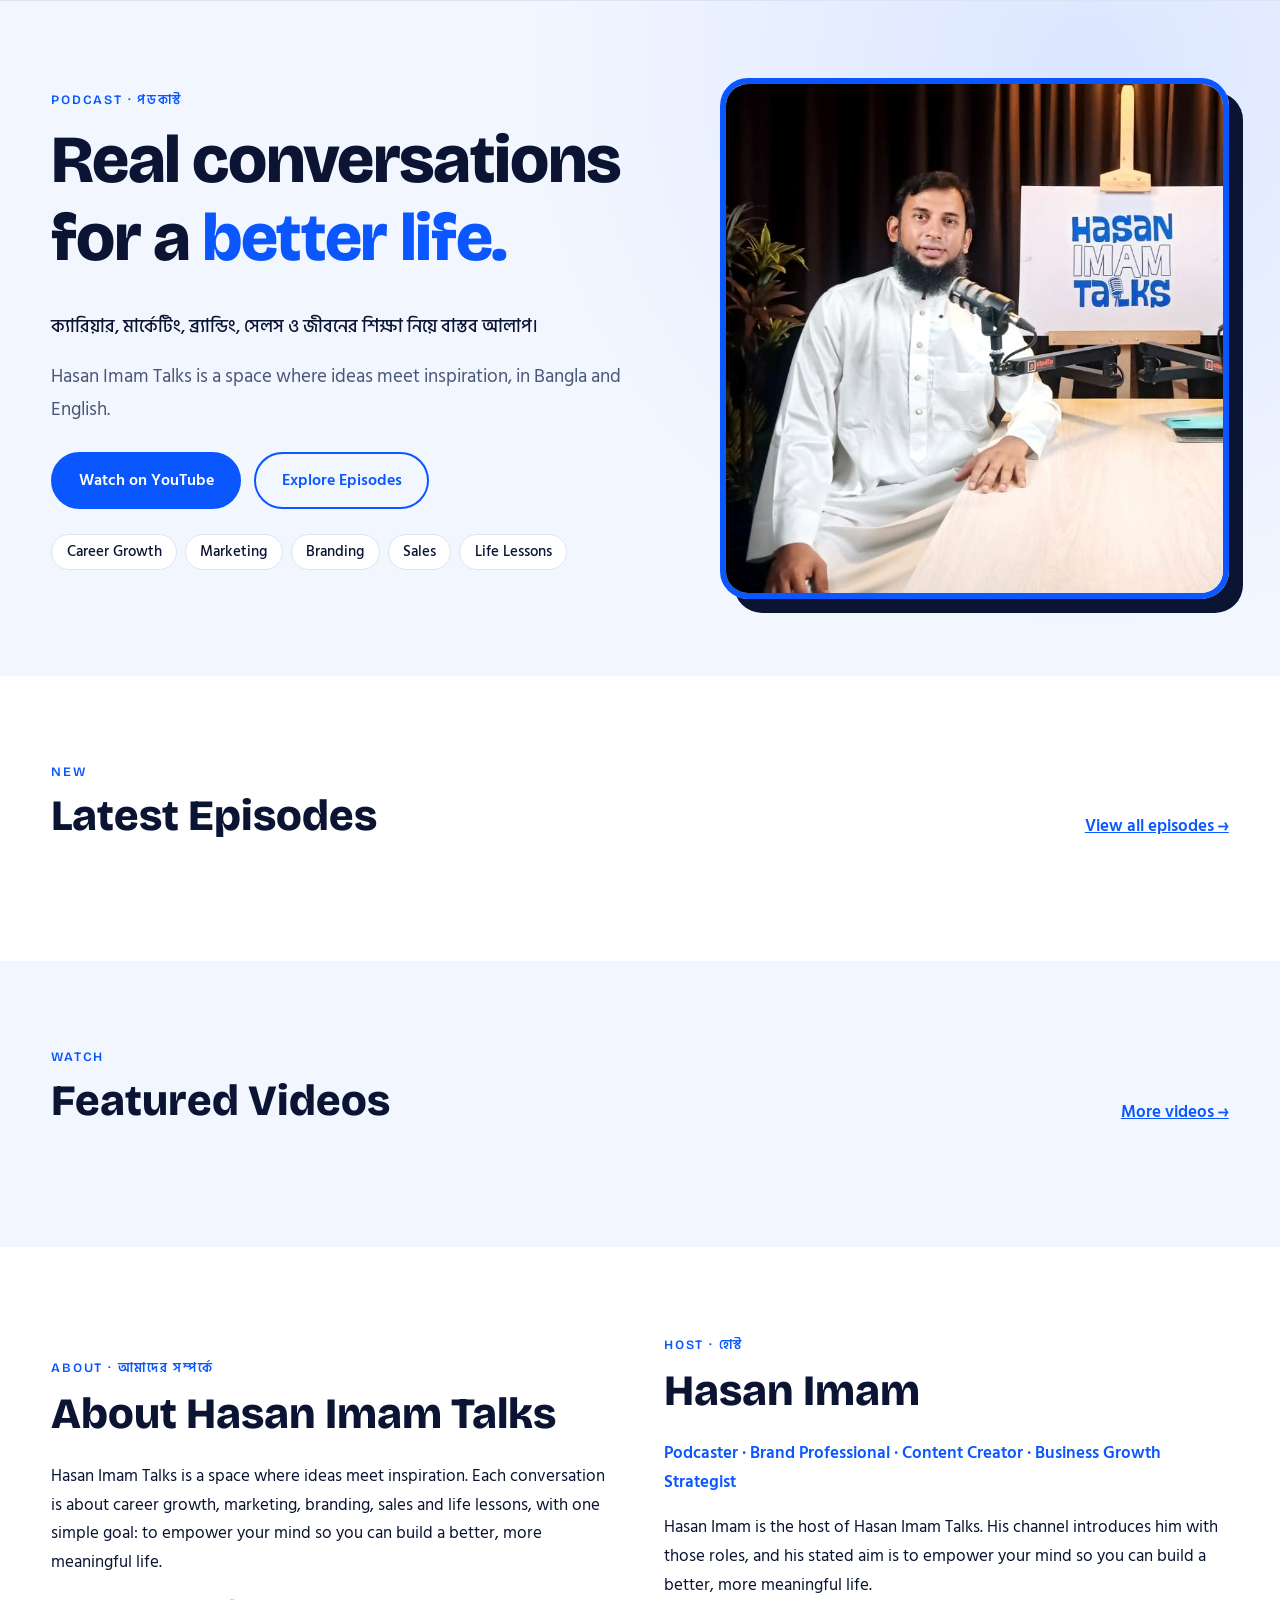
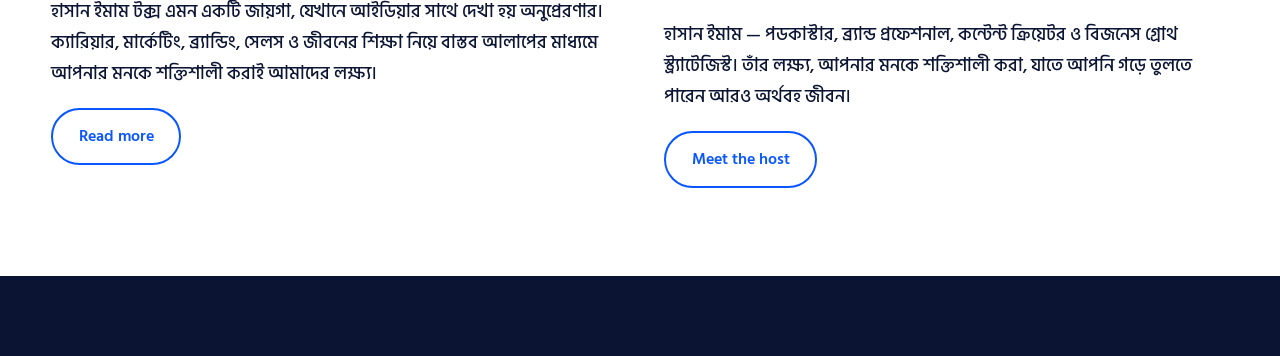
<file: index.html>
<!DOCTYPE html>
<html lang="en"><head><meta charset="utf-8"><meta name="viewport" content="width=device-width,initial-scale=1">
<title>Hasan Imam Talks | Official Website</title><meta name="description" content="Hasan Imam Talks: real conversations on career growth, marketing, branding, sales and life lessons, in Bangla and English.">
<link rel="icon" type="image/png" href="/favicon.png"><link rel="apple-touch-icon" href="/apple-touch-icon.png">
<link rel="preconnect" href="https://fonts.googleapis.com"><link rel="preconnect" href="https://fonts.gstatic.com" crossorigin>
<link rel="stylesheet" href="https://fonts.googleapis.com/css2?family=Bricolage+Grotesque:wght@600;800&family=Hind+Siliguri:wght@400;500;600;700&display=swap">
<link rel="stylesheet" href="/style.css"></head>
<body data-page="home"><a class="skip" href="#main">Skip to content</a>
<header id="site-header"></header>
<main id="main"><section class="hero"><div class="wrap hero-grid"><div><p class="eyebrow">Podcast · পডকাস্ট</p>
<h1>Real conversations for a <em>better life.</em></h1>
<p class="bn" lang="bn">ক্যারিয়ার, মার্কেটিং, ব্র্যান্ডিং, সেলস ও জীবনের শিক্ষা নিয়ে বাস্তব আলাপ।</p>
<p class="lead">Hasan Imam Talks is a space where ideas meet inspiration, in Bangla and English.</p>
<div class="btns"><a class="btn" data-yt>Watch on YouTube</a><a class="btn ghost" href="episodes.html">Explore Episodes</a></div>
<ul class="pills"><li>Career Growth</li><li>Marketing</li><li>Branding</li><li>Sales</li><li>Life Lessons</li></ul></div><figure class="hero-photo">
  <img src="/hasan-imam.jpg"
       alt="Hasan Imam seated at the Hasan Imam Talks podcast desk with a microphone"
       width="775" height="795" loading="lazy">
</figure></div></section>
<section class="sec" id="latest"><div class="wrap"><div class="sh"><div><p class="eyebrow">New</p><h2>Latest Episodes</h2></div><a class="more" href="episodes.html">View all episodes &rarr;</a></div><div id="latest-list" class="grid"></div></div></section>
<section class="sec soft" id="featured"><div class="wrap"><div class="sh"><div><p class="eyebrow">Watch</p><h2>Featured Videos</h2></div><a class="more" href="videos.html">More videos &rarr;</a></div><div id="featured-list" class="fgrid"></div></div></section>
<section class="sec" id="guests" hidden><div class="wrap"><p class="eyebrow">Guests</p><h2>Notable Guests</h2><div id="guest-list"></div></div></section>
<section class="sec soft" id="press" hidden><div class="wrap"><p class="eyebrow">Press</p><h2>Featured In</h2><div id="press-list"></div></div></section>
<section class="sec"><div class="wrap two"><div><p class="eyebrow">About · আমাদের সম্পর্কে</p><h2>About Hasan Imam Talks</h2><p>Hasan Imam Talks is a space where ideas meet inspiration. Each conversation is about career growth, marketing, branding, sales and life lessons, with one simple goal: to empower your mind so you can build a better, more meaningful life.</p>
<p class="bn" lang="bn">হাসান ইমাম টক্স এমন একটি জায়গা, যেখানে আইডিয়ার সাথে দেখা হয় অনুপ্রেরণার। ক্যারিয়ার, মার্কেটিং, ব্র্যান্ডিং, সেলস ও জীবনের শিক্ষা নিয়ে বাস্তব আলাপের মাধ্যমে আপনার মনকে শক্তিশালী করাই আমাদের লক্ষ্য।</p><a class="btn ghost" href="about.html">Read more</a></div>
<div><p class="eyebrow">Host · হোস্ট</p><h2>Hasan Imam</h2><p class="role">Podcaster · Brand Professional · Content Creator · Business Growth Strategist</p>
<p>Hasan Imam is the host of Hasan Imam Talks. His channel introduces him with those roles, and his stated aim is to empower your mind so you can build a better, more meaningful life.</p>
<p class="bn" lang="bn">হাসান ইমাম — পডকাস্টার, ব্র্যান্ড প্রফেশনাল, কন্টেন্ট ক্রিয়েটর ও বিজনেস গ্রোথ স্ট্র্যাটেজিস্ট। তাঁর লক্ষ্য, আপনার মনকে শক্তিশালী করা, যাতে আপনি গড়ে তুলতে পারেন আরও অর্থবহ জীবন।</p><a class="btn ghost" href="hosts.html">Meet the host</a></div></div></section></main>
<footer id="site-footer"></footer>
<noscript><p class="ns">Please enable JavaScript, or watch directly on <a href="https://www.youtube.com/@HasanImamTalks">YouTube</a>.</p></noscript>
<script src="/data.js" defer></script><script src="/main.js?v=2" defer></script></body></html>
</file>
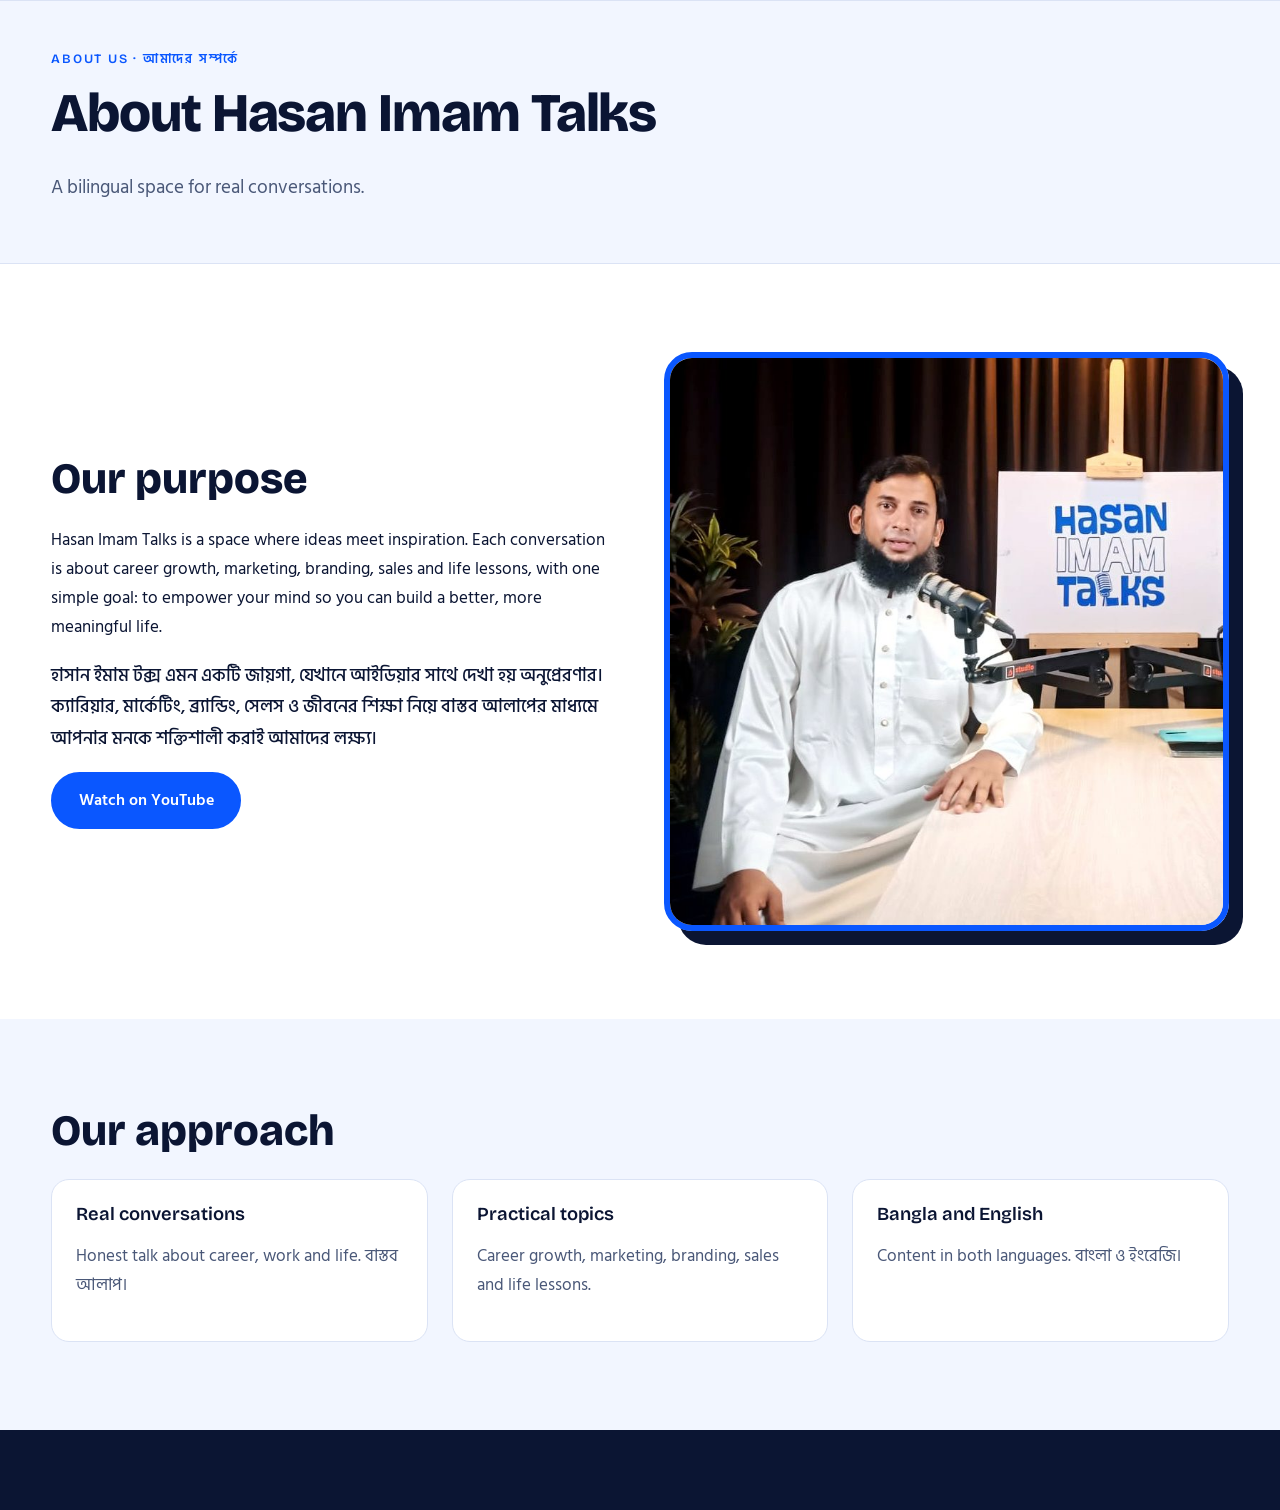
<file: about.html>
<!DOCTYPE html>
<html lang="en"><head><meta charset="utf-8"><meta name="viewport" content="width=device-width,initial-scale=1">
<title>About Us | Hasan Imam Talks</title><meta name="description" content="The purpose and approach of Hasan Imam Talks.">
<link rel="icon" type="image/png" href="/favicon.png"><link rel="apple-touch-icon" href="/apple-touch-icon.png">
<link rel="preconnect" href="https://fonts.googleapis.com"><link rel="preconnect" href="https://fonts.gstatic.com" crossorigin>
<link rel="stylesheet" href="https://fonts.googleapis.com/css2?family=Bricolage+Grotesque:wght@600;800&family=Hind+Siliguri:wght@400;500;600;700&display=swap">
<link rel="stylesheet" href="/style.css"></head>
<body data-page="about"><a class="skip" href="#main">Skip to content</a>
<header id="site-header"></header>
<main id="main"><section class="ph"><div class="wrap"><p class="eyebrow">About Us · আমাদের সম্পর্কে</p><h1>About Hasan Imam Talks</h1><p class="lead">A bilingual space for real conversations.</p></div></section><section class="sec"><div class="wrap two"><div><h2>Our purpose</h2><p>Hasan Imam Talks is a space where ideas meet inspiration. Each conversation is about career growth, marketing, branding, sales and life lessons, with one simple goal: to empower your mind so you can build a better, more meaningful life.</p>
<p class="bn" lang="bn">হাসান ইমাম টক্স এমন একটি জায়গা, যেখানে আইডিয়ার সাথে দেখা হয় অনুপ্রেরণার। ক্যারিয়ার, মার্কেটিং, ব্র্যান্ডিং, সেলস ও জীবনের শিক্ষা নিয়ে বাস্তব আলাপের মাধ্যমে আপনার মনকে শক্তিশালী করাই আমাদের লক্ষ্য।</p><a class="btn" data-yt>Watch on YouTube</a></div><figure class="pic"><img src="/hasan-imam.jpg" alt="Hasan Imam seated at the Hasan Imam Talks podcast desk with a microphone" width="775" height="795" loading="lazy"></figure></div></section>
<section class="sec soft"><div class="wrap"><h2>Our approach</h2><div class="tri">
<div class="box"><h3>Real conversations</h3><p>Honest talk about career, work and life. <span lang="bn">বাস্তব আলাপ।</span></p></div>
<div class="box"><h3>Practical topics</h3><p>Career growth, marketing, branding, sales and life lessons.</p></div>
<div class="box"><h3>Bangla and English</h3><p>Content in both languages. <span lang="bn">বাংলা ও ইংরেজি।</span></p></div></div></div></section></main>
<footer id="site-footer"></footer>
<noscript><p class="ns">Please enable JavaScript, or watch directly on <a href="https://www.youtube.com/@HasanImamTalks">YouTube</a>.</p></noscript>
<script src="/data.js" defer></script><script src="/main.js" defer></script></body></html>
</file>
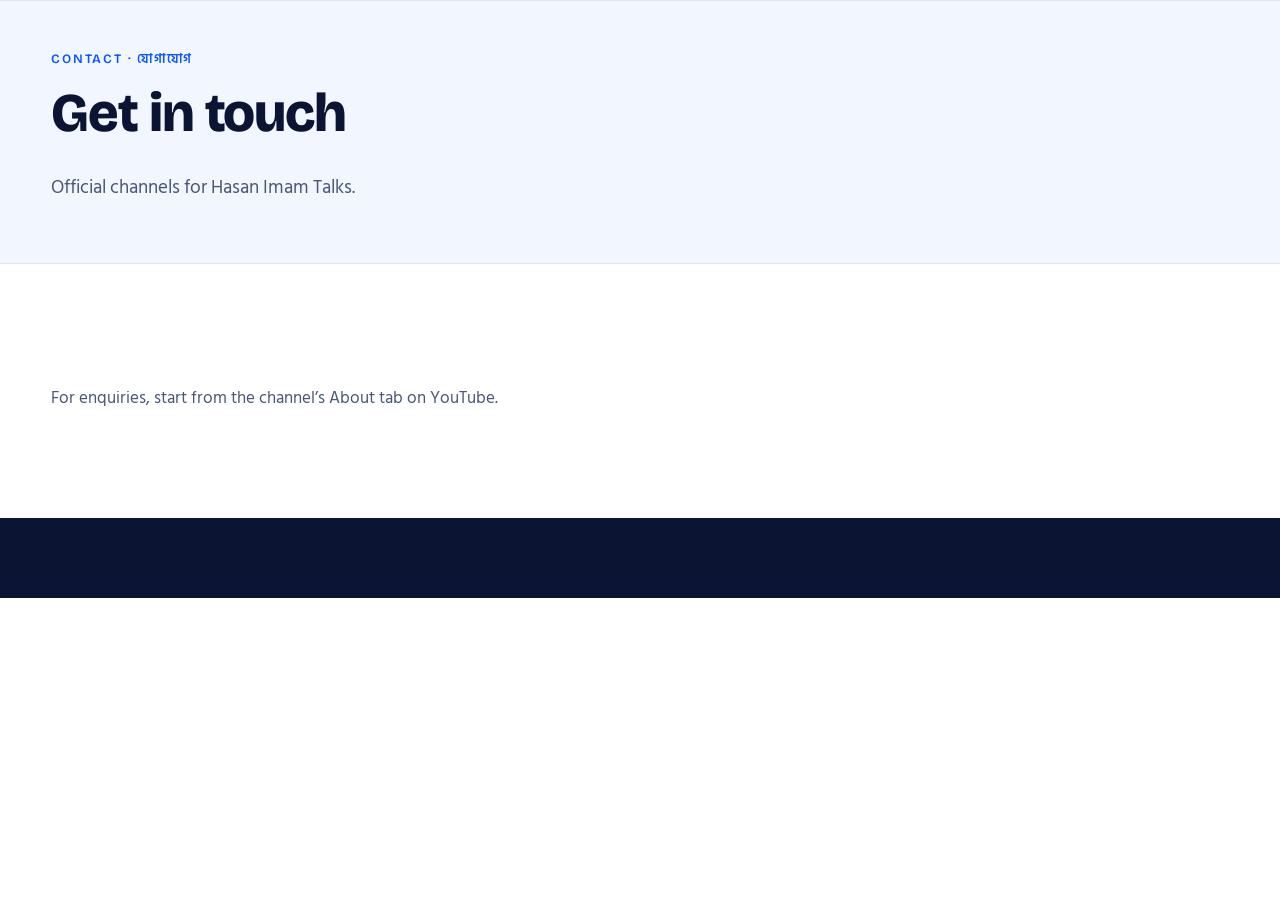
<file: contact.html>
<!DOCTYPE html>
<html lang="en"><head><meta charset="utf-8"><meta name="viewport" content="width=device-width,initial-scale=1">
<title>Contact | Hasan Imam Talks</title><meta name="description" content="Official channels for Hasan Imam Talks.">
<link rel="icon" type="image/png" href="assets/img/favicon.png"><link rel="apple-touch-icon" href="assets/img/apple-touch-icon.png">
<link rel="preconnect" href="https://fonts.googleapis.com"><link rel="preconnect" href="https://fonts.gstatic.com" crossorigin>
<link rel="stylesheet" href="https://fonts.googleapis.com/css2?family=Bricolage+Grotesque:wght@600;800&family=Hind+Siliguri:wght@400;500;600;700&display=swap">
<link rel="stylesheet" href="/style.css"></head>
<body data-page="contact"><a class="skip" href="#main">Skip to content</a>
<header id="site-header"></header>
<main id="main"><section class="ph"><div class="wrap"><p class="eyebrow">Contact · যোগাযোগ</p><h1>Get in touch</h1><p class="lead">Official channels for Hasan Imam Talks.</p></div></section><section class="sec"><div class="wrap"><div id="contact-list" class="tri"></div><p class="note">For enquiries, start from the channel’s About tab on YouTube.</p></div></section></main>
<footer id="site-footer"></footer>
<noscript><p class="ns">Please enable JavaScript, or watch directly on <a href="https://www.youtube.com/@HasanImamTalks">YouTube</a>.</p></noscript>
<script src="/data.js" defer></script><script src="/main.js" defer></script></body></html>
</file>
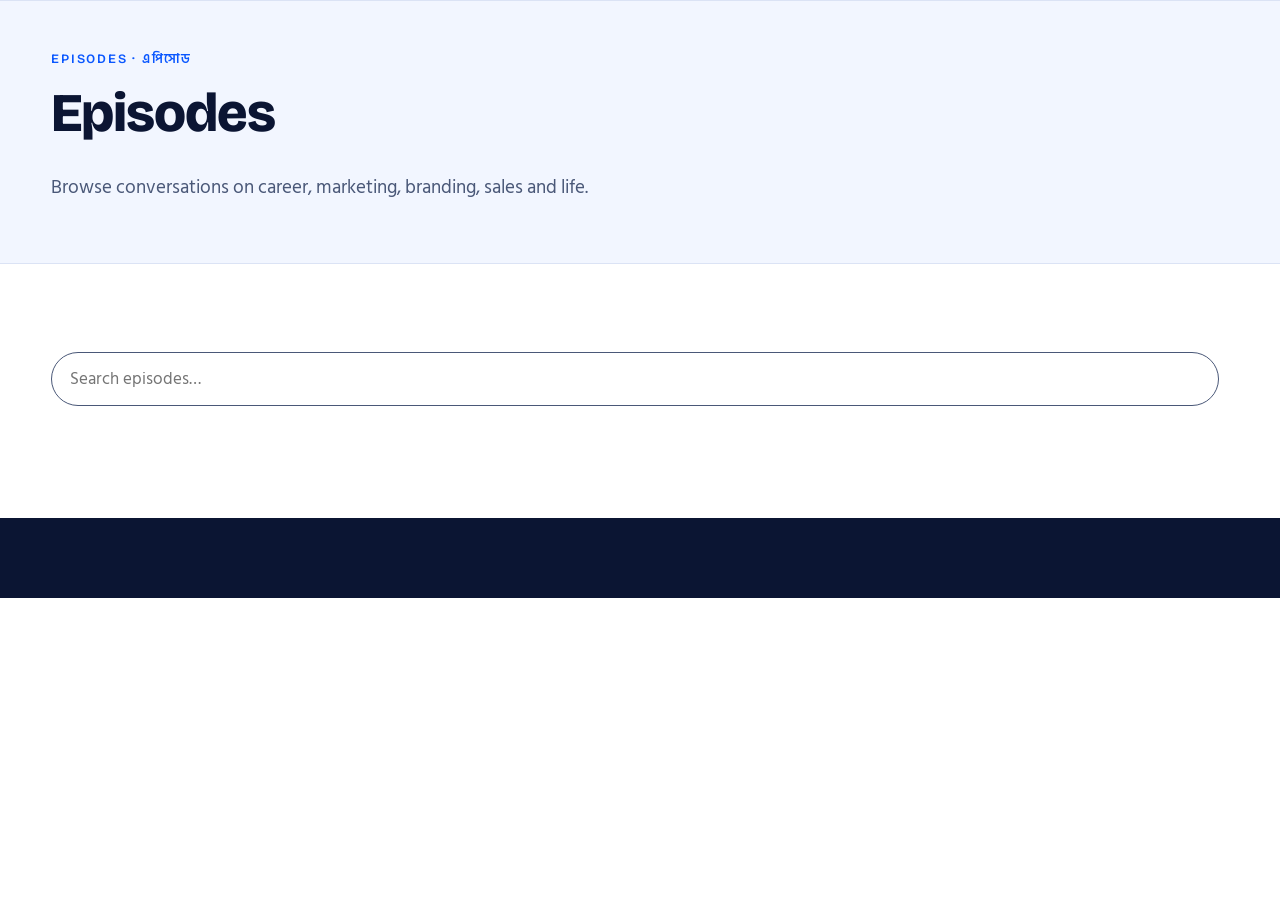
<file: episodes.html>
<!DOCTYPE html>
<html lang="en"><head><meta charset="utf-8"><meta name="viewport" content="width=device-width,initial-scale=1">
<title>Episodes | Hasan Imam Talks</title><meta name="description" content="Browse Hasan Imam Talks episodes.">
<link rel="icon" type="image/png" href="assets/img/favicon.png"><link rel="apple-touch-icon" href="assets/img/apple-touch-icon.png">
<link rel="preconnect" href="https://fonts.googleapis.com"><link rel="preconnect" href="https://fonts.gstatic.com" crossorigin>
<link rel="stylesheet" href="https://fonts.googleapis.com/css2?family=Bricolage+Grotesque:wght@600;800&family=Hind+Siliguri:wght@400;500;600;700&display=swap">
<link rel="stylesheet" href="/style.css"></head>
<body data-page="episodes"><a class="skip" href="#main">Skip to content</a>
<header id="site-header"></header>
<main id="main"><section class="ph"><div class="wrap"><p class="eyebrow">Episodes · এপিসোড</p><h1>Episodes</h1><p class="lead">Browse conversations on career, marketing, branding, sales and life.</p></div></section><section class="sec"><div class="wrap"><div class="ctl" id="ctl"><input id="q" type="search" placeholder="Search episodes…" aria-label="Search episodes"><div id="chips"></div></div><p id="ep-count" aria-live="polite"></p><div id="ep-list" class="grid"></div><button id="more" class="btn ghost" hidden>Load more</button></div></section></main>
<footer id="site-footer"></footer>
<noscript><p class="ns">Please enable JavaScript, or watch directly on <a href="https://www.youtube.com/@HasanImamTalks">YouTube</a>.</p></noscript>
<script src="/data.js" defer></script><script src="/main.js" defer></script></body></html>
</file>
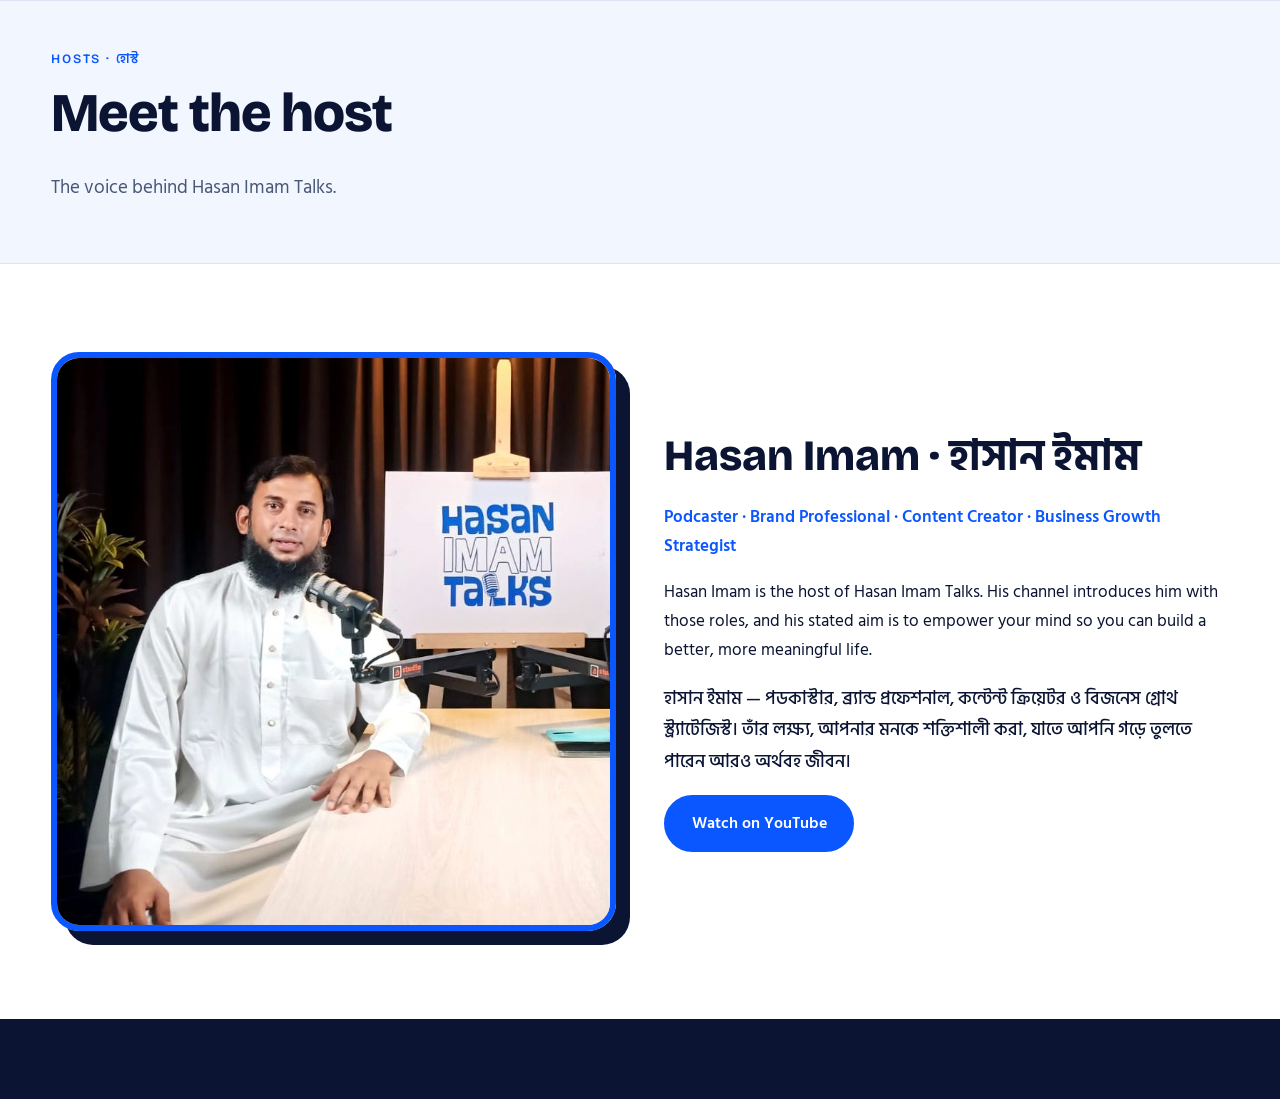
<file: hosts.html>
<!DOCTYPE html>
<html lang="en"><head><meta charset="utf-8"><meta name="viewport" content="width=device-width,initial-scale=1">
<title>Hosts | Hasan Imam Talks</title><meta name="description" content="Meet Hasan Imam, host of Hasan Imam Talks.">
<link rel="icon" type="image/png" href="/favicon.png"><link rel="apple-touch-icon" href="/apple-touch-icon.png">
<link rel="preconnect" href="https://fonts.googleapis.com"><link rel="preconnect" href="https://fonts.gstatic.com" crossorigin>
<link rel="stylesheet" href="https://fonts.googleapis.com/css2?family=Bricolage+Grotesque:wght@600;800&family=Hind+Siliguri:wght@400;500;600;700&display=swap">
<link rel="stylesheet" href="/style.css"></head>
<body data-page="hosts"><a class="skip" href="#main">Skip to content</a>
<header id="site-header"></header>
<main id="main"><section class="ph"><div class="wrap"><p class="eyebrow">Hosts · হোস্ট</p><h1>Meet the host</h1><p class="lead">The voice behind Hasan Imam Talks.</p></div></section><section class="sec"><div class="wrap two"><figure class="pic"><img src="/hasan-imam.jpg" alt="Hasan Imam seated at the Hasan Imam Talks podcast desk with a microphone" width="775" height="795" loading="lazy"></figure><div><h2>Hasan Imam <span lang="bn">· হাসান ইমাম</span></h2><p class="role">Podcaster · Brand Professional · Content Creator · Business Growth Strategist</p>
<p>Hasan Imam is the host of Hasan Imam Talks. His channel introduces him with those roles, and his stated aim is to empower your mind so you can build a better, more meaningful life.</p>
<p class="bn" lang="bn">হাসান ইমাম — পডকাস্টার, ব্র্যান্ড প্রফেশনাল, কন্টেন্ট ক্রিয়েটর ও বিজনেস গ্রোথ স্ট্র্যাটেজিস্ট। তাঁর লক্ষ্য, আপনার মনকে শক্তিশালী করা, যাতে আপনি গড়ে তুলতে পারেন আরও অর্থবহ জীবন।</p><a class="btn" data-yt>Watch on YouTube</a></div></div></section></main>
<footer id="site-footer"></footer>
<noscript><p class="ns">Please enable JavaScript, or watch directly on <a href="https://www.youtube.com/@HasanImamTalks">YouTube</a>.</p></noscript>
<script src="/data.js" defer></script><script src="/main.js" defer></script></body></html>
</file>
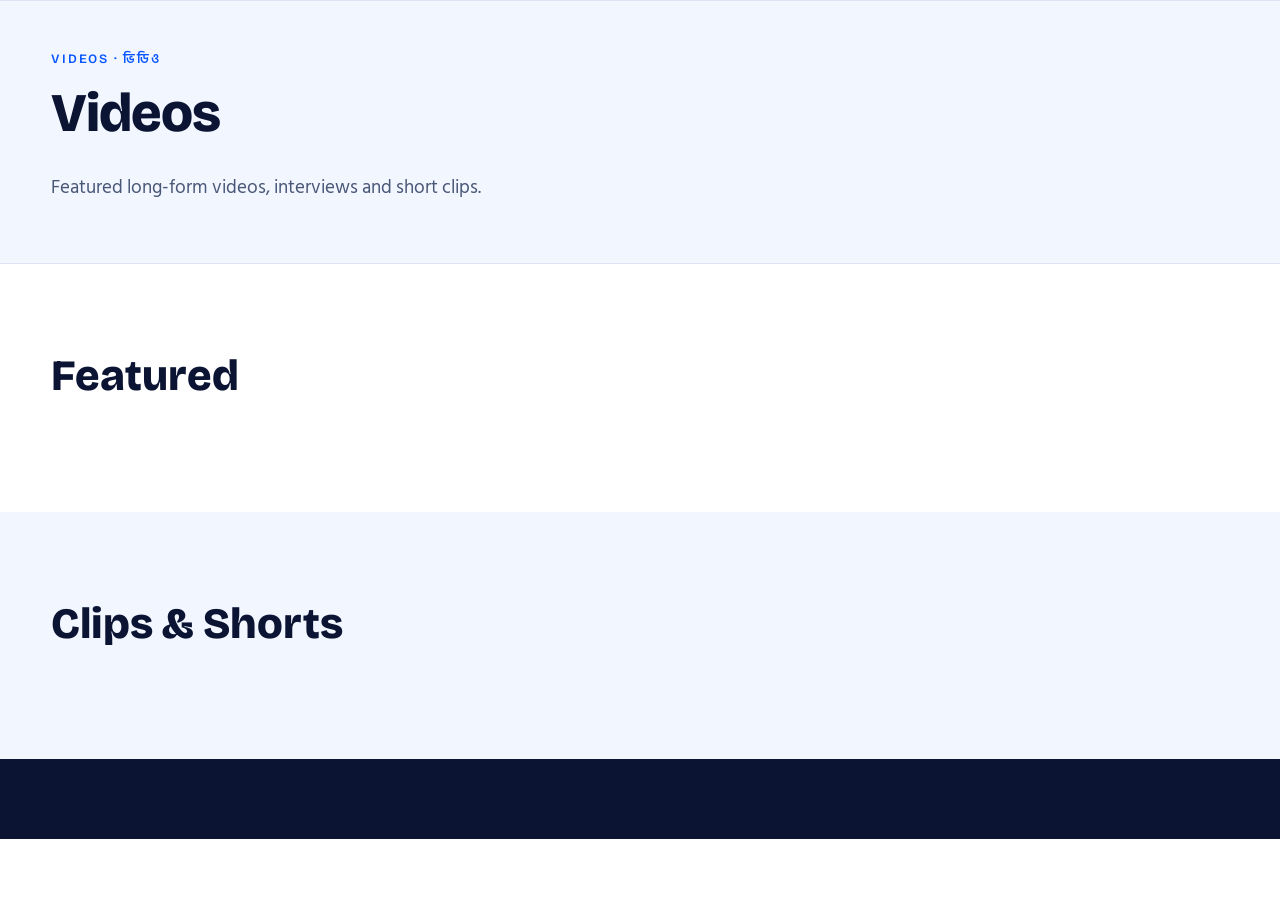
<file: videos.html>
<!DOCTYPE html>
<html lang="en"><head><meta charset="utf-8"><meta name="viewport" content="width=device-width,initial-scale=1">
<title>Videos | Hasan Imam Talks</title><meta name="description" content="Featured videos, interviews and clips from Hasan Imam Talks.">
<link rel="icon" type="image/png" href="assets/img/favicon.png"><link rel="apple-touch-icon" href="assets/img/apple-touch-icon.png">
<link rel="preconnect" href="https://fonts.googleapis.com"><link rel="preconnect" href="https://fonts.gstatic.com" crossorigin>
<link rel="stylesheet" href="https://fonts.googleapis.com/css2?family=Bricolage+Grotesque:wght@600;800&family=Hind+Siliguri:wght@400;500;600;700&display=swap">
<link rel="stylesheet" href="/style.css"></head>
<body data-page="videos"><a class="skip" href="#main">Skip to content</a>
<header id="site-header"></header>
<main id="main"><section class="ph"><div class="wrap"><p class="eyebrow">Videos · ভিডিও</p><h1>Videos</h1><p class="lead">Featured long-form videos, interviews and short clips.</p></div></section><section class="sec"><div class="wrap"><h2>Featured</h2><div id="feat-list" class="fgrid"></div></div></section>
<section class="sec soft"><div class="wrap"><h2>Clips &amp; Shorts</h2><div id="short-list" class="grid shorts"></div></div></section></main>
<footer id="site-footer"></footer>
<noscript><p class="ns">Please enable JavaScript, or watch directly on <a href="https://www.youtube.com/@HasanImamTalks">YouTube</a>.</p></noscript>
<script src="/data.js" defer></script><script src="/main.js" defer></script></body></html>
</file>
<file: style.css>
:root{--b:#0a57ff;--bd:#0640c4;--ink:#0b1533;--mut:#4a5878;--soft:#f2f6ff;--ln:#dbe3f5;--r:18px;--f:"Bricolage Grotesque","Hind Siliguri",system-ui,sans-serif}
*{box-sizing:border-box}html{scroll-behavior:smooth}[hidden]{display:none!important}
body{margin:0;font:400 1.0625rem/1.7 "Hind Siliguri","Bricolage Grotesque",system-ui,sans-serif;color:var(--ink);background:#fff}
img{max-width:100%;height:auto;display:block}a{color:var(--b)}
.wrap{width:min(1180px,92%);margin:auto}
.skip{position:absolute;left:-999px}.skip:focus{left:8px;top:8px;background:#fff;padding:8px;z-index:99}
:focus-visible{outline:3px solid var(--b);outline-offset:3px}
h1,h2,h3,h4{font-family:var(--f);line-height:1.15;margin:0 0 .5em}
h1{font-size:clamp(2.2rem,6vw,4.2rem);font-weight:800;letter-spacing:-.02em}h1 em{font-style:normal;color:var(--b)}
h2{font-size:clamp(1.8rem,4vw,2.7rem);font-weight:800}h3{font-size:1.15rem;font-weight:600}
.eyebrow{font:600 .8rem var(--f);letter-spacing:.14em;text-transform:uppercase;color:var(--b);margin:0 0 .8rem}
.lead{font-size:1.2rem;color:var(--mut);max-width:58ch}.bn{font-size:1.15rem;font-weight:500}
#site-header{position:sticky;top:0;z-index:50;background:rgba(255,255,255,.94);backdrop-filter:blur(10px);border-bottom:1px solid var(--ln)}
.bar{display:flex;align-items:center;gap:1rem;min-height:68px}
.brand{display:flex;align-items:center;gap:.6rem;text-decoration:none;color:var(--ink);font:800 1.1rem var(--f);margin-right:auto}.brand img{border-radius:10px}
#nav{display:flex;gap:.2rem}#nav a{padding:.45rem .9rem;border-radius:99px;text-decoration:none;color:var(--ink);font-weight:500}
#nav a:hover{background:var(--soft)}#nav a[aria-current]{background:var(--b);color:#fff}
.burger{display:none;background:none;border:0;padding:.8rem;cursor:pointer}
.burger span,.burger span:before,.burger span:after{display:block;width:24px;height:2px;background:var(--ink);content:"";position:relative}
.burger span:before{top:-7px;position:absolute}.burger span:after{top:7px;position:absolute}
.btn{display:inline-block;background:var(--b);color:#fff;padding:.8rem 1.6rem;border-radius:99px;font-weight:600;text-decoration:none;border:2px solid var(--b);cursor:pointer;font-family:inherit;font-size:1rem}
.btn:hover{background:var(--bd);border-color:var(--bd)}.btn.ghost{background:transparent;color:var(--b)}.btn.ghost:hover{background:var(--soft)}.btn.sm{padding:.4rem 1.1rem;font-size:.95rem}
.btns{display:flex;flex-wrap:wrap;gap:.8rem;margin-top:1.6rem}
.hero{background:radial-gradient(circle at 85% 10%,#dbe6ff,transparent 45%),var(--soft);padding:clamp(2rem,6vw,5rem) 0}
.hero-grid,.two{display:grid;gap:3rem;grid-template-columns:1.1fr .9fr;align-items:center}.two{grid-template-columns:1fr 1fr}
.hero-photo,.pic{margin:0}.hero-photo img,.pic img{border-radius:28px;border:6px solid var(--b);box-shadow:14px 14px 0 var(--ink);width:100%}
.pills{display:flex;flex-wrap:wrap;gap:.5rem;margin-top:1.6rem;padding:0;list-style:none}.pills li{border:1px solid var(--ln);background:#fff;border-radius:99px;padding:.25rem .9rem;font-weight:500;font-size:.95rem}
.sec{padding:clamp(3rem,7vw,5.5rem) 0}.soft{background:var(--soft)}
.sh{display:flex;justify-content:space-between;align-items:end;gap:1rem;margin-bottom:2rem}.sh h2{margin:0}.more{font-weight:600}
.ph{background:var(--soft);padding:3rem 0 2.5rem;border-bottom:1px solid var(--ln)}.ph h1{font-size:clamp(2rem,5vw,3.4rem)}
.grid{display:grid;gap:1.5rem;grid-template-columns:repeat(auto-fill,minmax(280px,1fr))}
.card{display:block;text-decoration:none;color:inherit;background:#fff;border:1px solid var(--ln);border-radius:var(--r);overflow:hidden;transition:transform .2s,box-shadow .2s}
.card:hover{transform:translateY(-4px);box-shadow:0 14px 30px rgba(10,87,255,.15)}
.th{position:relative;aspect-ratio:16/9;overflow:hidden;background:var(--ink)}.th img{width:100%;height:100%;object-fit:cover}
.th b{position:absolute;right:8px;bottom:8px;background:rgba(0,0,0,.82);color:#fff;font-size:.75rem;padding:2px 7px;border-radius:6px}
.cb{padding:1rem 1.1rem 1.2rem}.ct{display:block;font:600 .75rem var(--f);letter-spacing:.1em;text-transform:uppercase;color:var(--b);margin-bottom:.3rem}
.cb h3{margin:0 0 .3rem}.cb p{margin:.2rem 0 .5rem;color:var(--mut);font-size:.95rem}.cb small{display:block;color:var(--mut)}
.shorts{grid-template-columns:repeat(auto-fill,minmax(170px,1fr))}.shorts .th{aspect-ratio:9/16}.shorts .cb p{display:none}
.fgrid{display:grid;gap:2rem;grid-template-columns:repeat(auto-fit,minmax(300px,1fr))}.emb p{color:var(--mut);margin:.2rem 0}
.play{position:relative;display:block;width:100%;aspect-ratio:16/9;border:0;padding:0;border-radius:var(--r);overflow:hidden;cursor:pointer;background:#000;margin-bottom:.8rem}
.play img{width:100%;height:100%;object-fit:cover}.play i{position:absolute;left:50%;top:50%;width:68px;height:48px;margin:-24px 0 0 -34px;background:var(--b);border-radius:14px}
.play i:after{content:"";position:absolute;left:27px;top:14px;border:10px solid transparent;border-left:17px solid #fff}
.emb iframe{width:100%;aspect-ratio:16/9;border:0;border-radius:var(--r);margin-bottom:.8rem}
.empty{grid-column:1/-1;border:2px dashed var(--ln);border-radius:var(--r);padding:2.5rem 1.5rem;text-align:center;background:#fff}.empty p{margin:0 0 1rem;color:var(--mut)}
.tri{display:grid;gap:1.5rem;grid-template-columns:repeat(auto-fit,minmax(250px,1fr))}.box{border:1px solid var(--ln);border-radius:var(--r);padding:1.5rem;background:#fff}.box p{color:var(--mut)}
.ctl{display:flex;flex-wrap:wrap;gap:.6rem;align-items:center;margin-bottom:1.5rem}#ctl input{flex:1 1 240px;padding:.7rem 1.1rem;border:1px solid var(--mut);border-radius:99px;font:inherit}
#chips{display:flex;flex-wrap:wrap;gap:.5rem}.chip{border:1px solid var(--ln);background:#fff;border-radius:99px;padding:.35rem 1rem;font:inherit;cursor:pointer;text-decoration:none;color:var(--ink)}.chip[aria-pressed=true]{background:var(--ink);color:#fff}
#ep-count{color:var(--mut);margin:0 0 1rem}#more{display:block;margin:2rem auto 0}
.gcard{text-align:center;text-decoration:none;color:inherit}.gcard img{aspect-ratio:1;object-fit:cover;border-radius:50%;margin:0 auto .6rem;width:160px}
#guest-list{display:grid;gap:1.5rem;grid-template-columns:repeat(auto-fill,minmax(160px,1fr))}#press-list{display:flex;flex-wrap:wrap;gap:.6rem}
.role{font-weight:600;color:var(--b)}.note{color:var(--mut);margin-top:2rem}
#site-footer{background:var(--ink);color:#c9d3ee;padding:3.5rem 0 1.5rem}#site-footer a{color:#fff;display:block;text-decoration:none;padding:.15rem 0}#site-footer a:hover{text-decoration:underline}
.fgrid2{display:grid;gap:2rem;grid-template-columns:2fr 1fr 1fr}#site-footer h4{color:#fff;margin-bottom:.6rem}.fl img{background:#fff;border-radius:16px;padding:4px;margin-bottom:1rem}
.copy{border-top:1px solid #26335a;margin-top:2.5rem;padding-top:1.2rem;font-size:.9rem}.ns{padding:1rem;text-align:center}
@media(max-width:860px){.burger{display:block}.bar>.btn{display:none}
#nav{display:none;position:absolute;top:100%;left:0;right:0;flex-direction:column;background:#fff;padding:.75rem 4%;border-bottom:1px solid var(--ln)}#nav.open{display:flex}
.hero-grid,.two,.fgrid2{grid-template-columns:1fr}.hero-photo{max-width:480px}}
@media(prefers-reduced-motion:reduce){*{transition:none!important;scroll-behavior:auto!important}}
   #site-footer a.soc{display:flex;align-items:center;gap:.55rem}.soc svg{width:20px;height:20px;flex:none}
</file>
